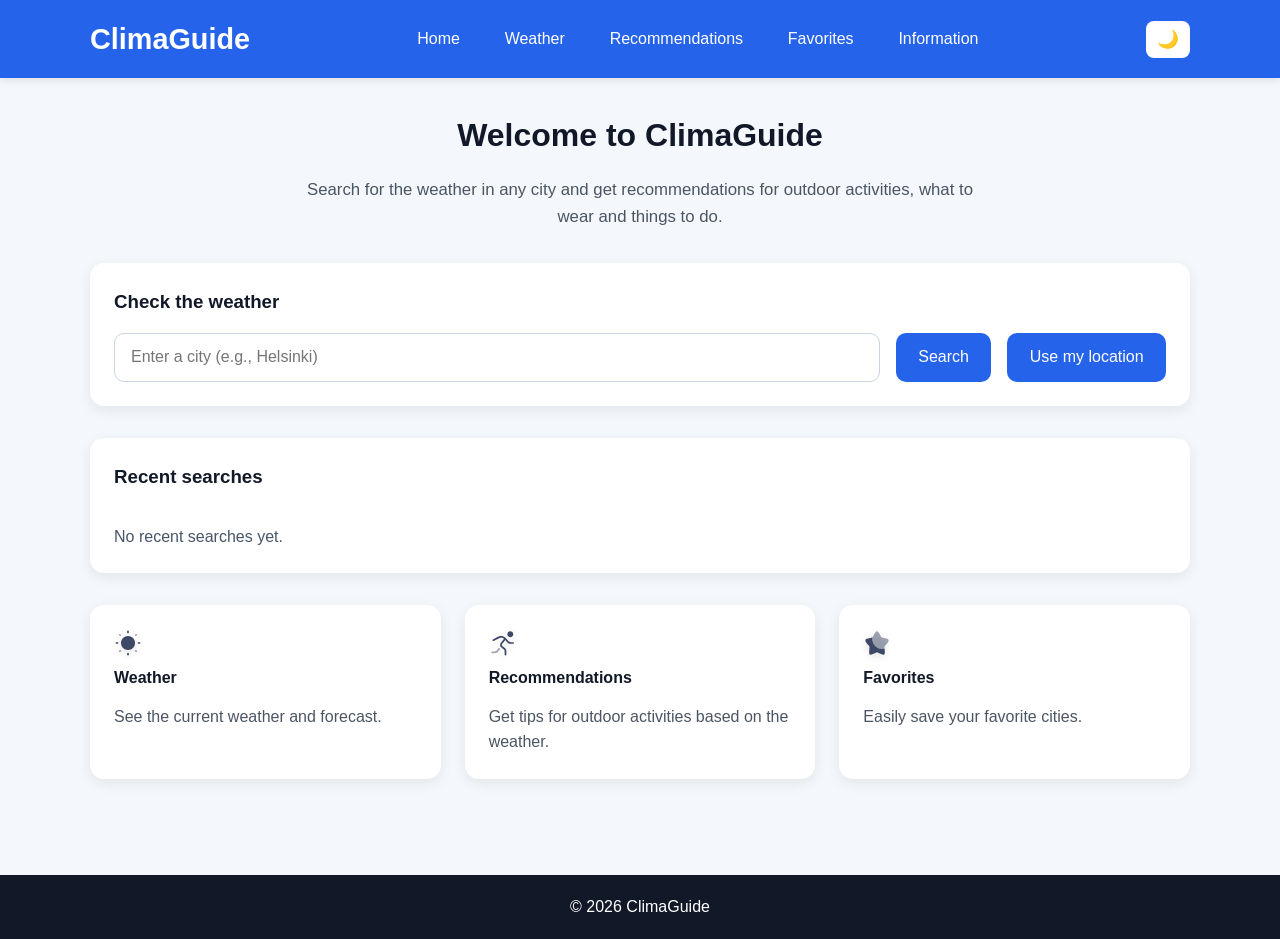
<file: index.html>
<!-- This is the HTML structure of the app's home page -->
<!-- Page Settings -->
<!DOCTYPE html>
<html lang="en">
<head>
    <meta charset="UTF-8">
    <meta name="viewport" content="width=device-width, initial-scale=1.0">
    <title>ClimaGuide</title>
    <link rel="icon" type="image/x-icon" href="assets/icons/favicon.ico">
    <link rel="stylesheet" href="css/styles.css">
</head>
<body>

    <!-- Header and navigation -->
    <header>
        <nav class="navbar">
            <h1 class="logo">ClimaGuide</h1>
            <ul class="nav-links">
                <li><a href="index.html">Home</a></li>
                <li><a href="weather.html">Weather</a></li>
                <li><a href="recommendations.html">Recommendations</a></li>
                <li><a href="favorites.html">Favorites</a></li>
                <li><a href="about.html">Information</a></li>
            </ul>

            <button id="themeToggleBtn" class="theme-btn">🌙</button>
        </nav>
    </header>

    <!-- Main content of the page -->
    <main class="container">

        <section class="hero">
            <h2>Welcome to ClimaGuide</h2>
            <p>
                Search for the weather in any city and get recommendations for outdoor activities,
                what to wear and things to do.
            </p>
        </section>

        <!-- Search section -->
        <section class="search-section">
            <h3>Check the weather</h3>

            <div class="search-box">
                <input 
                    type="text" 
                    id="cityInput" 
                    placeholder="Enter a city (e.g., Helsinki)" 
                >
                <button id="searchBtn">Search</button>
                <button id="locationBtn" class="secondary-btn">Use my location</button>
            </div>

            <!-- Error message -->
            <div id="errorCard" class="error-card hidden">
                <h4>
                    <img src="assets/icons/cross.svg" class="icon" alt="Cross">
                    City not found
                </h4>
                <p id="errorMessage">Please check the spelling and try again.</p>
                <p class="error-hint">Try again with another city name.</p>
            </div>
        </section>

        <!-- Latest searches -->
        <section class="history-section">
            <h3>Recent searches</h3>
            <div id="searchHistoryContainer" class="history-list">
                <p id="historyEmptyMessage" class="info-text">No recent searches yet.</p>
            </div>
        </section>

        <!-- Info Cards -->
        <section class="info-section">
            <div class="card">
                <img src="assets/icons/sun.svg" class="icon" alt="Sun">
                <h4>Weather</h4>
                <p>See the current weather and forecast.</p>
            </div>

            <div class="card">
                <img src="assets/icons/person.svg" class="icon" alt="Person">
                <h4>Recommendations</h4>
                <p>Get tips for outdoor activities based on the weather.</p>
            </div>

            <div class="card">
                <img src="assets/icons/star.svg" class="icon" alt="Star">
                <h4>Favorites</h4>
                <p>Easily save your favorite cities.</p>
            </div>
        </section>

    </main>

    <!-- Footer -->
    <footer>
        <p>© 2026 ClimaGuide</p>
    </footer>

    <!-- Loading animation -->
    <div id="loader" class="loader hidden">
        <div class="spinner"></div>
        <p>Loading...</p>
    </div>

    <!-- JavaScript files -->
    <script src="js/api.js"></script>
    <script src="js/main.js"></script>

</body>
</html>
</file>
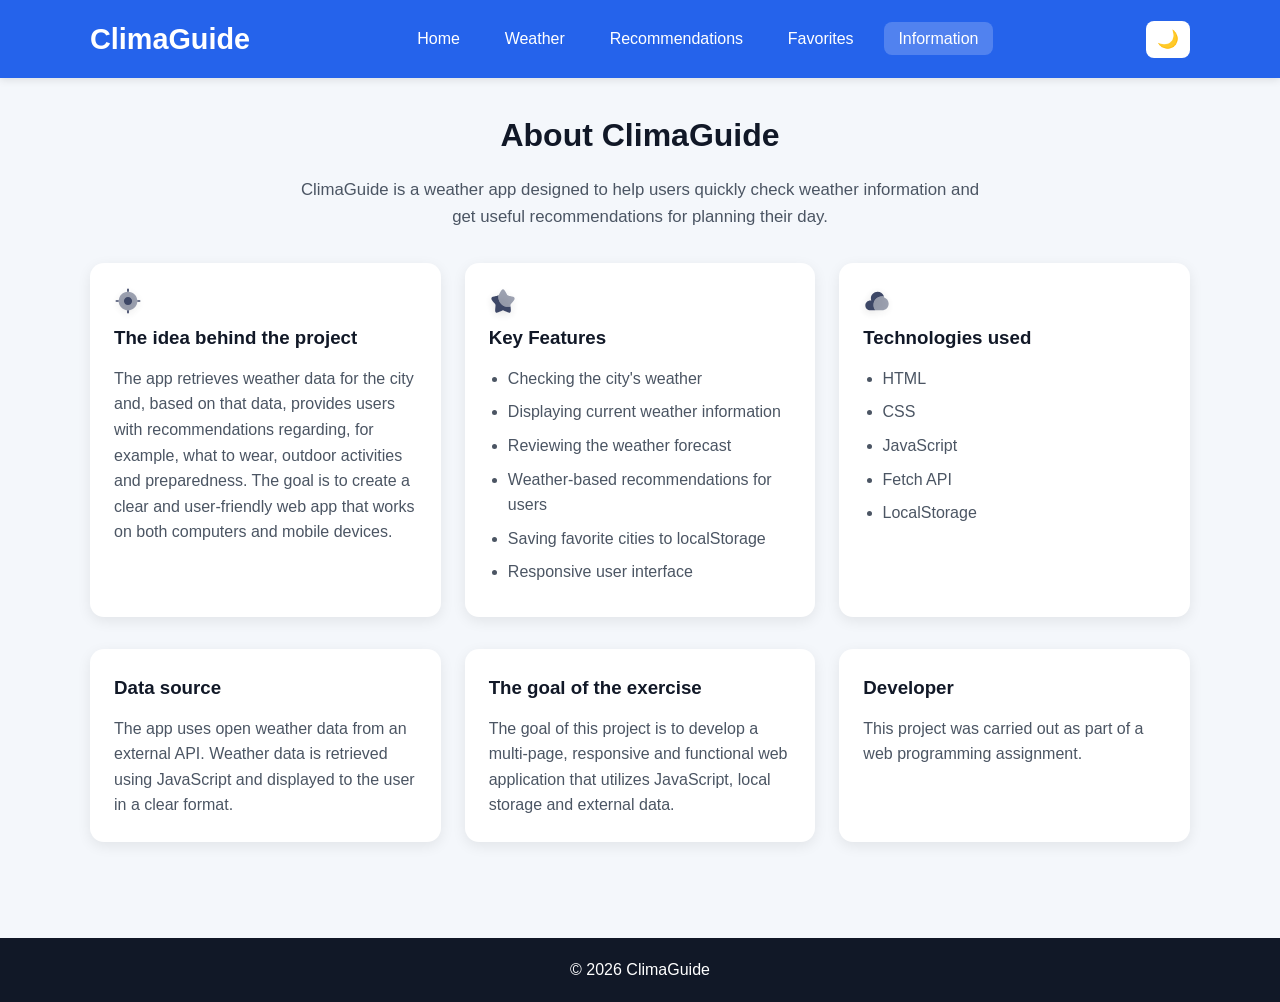
<file: about.html>
<!-- This file defines the structure of the "Information" page in the app -->
<!DOCTYPE html>
<html lang="en">
<head>
    <meta charset="UTF-8">
    <meta name="viewport" content="width=device-width, initial-scale=1.0">
    <!-- Default settings -->
    <title>Information | ClimaGuide</title>
    <link rel="icon" type="image/x-icon" href="assets/icons/favicon.ico">
    <link rel="stylesheet" href="css/styles.css">
</head>
<body>

    <header>
        <nav class="navbar">
            <h1 class="logo">ClimaGuide</h1>
            <ul class="nav-links">
                <!-- Navigation -->
                <li><a href="index.html">Home</a></li>
                <li><a href="weather.html">Weather</a></li>
                <li><a href="recommendations.html">Recommendations</a></li>
                <li><a href="favorites.html">Favorites</a></li>
                <li><a href="about.html" class="active">Information</a></li>
            </ul>

            <button id="themeToggleBtn" class="theme-btn">🌙</button>
        </nav>
    </header>

    <main class="container">

        <!-- Page title -->
        <section class="page-header">
            <h2>About ClimaGuide</h2>
            <p>
                ClimaGuide is a weather app designed to help users
                quickly check weather information and get useful recommendations
                for planning their day.
            </p>
        </section>

        <section class="about-section">
            <div class="card">
                <img src="assets/icons/location.svg" class="icon" alt="Location">
                <!-- First section -->
                <h3>The idea behind the project</h3>
                <p>
                    The app retrieves weather data for the city and, based on that data,
                    provides users with recommendations regarding, for example, what to wear, outdoor activities and
                    preparedness. The goal is to create a clear and user-friendly
                    web app that works on both computers and mobile devices.
                </p>
            </div>

            <div class="card">
                <img src="assets/icons/star.svg" class="icon" alt="Star">
                <h3>Key Features</h3>
                <ul class="about-list">
                    <li>Checking the city's weather</li>
                    <li>Displaying current weather information</li>
                    <li>Reviewing the weather forecast</li>
                    <li>Weather-based recommendations for users</li>
                    <li>Saving favorite cities to localStorage</li>
                    <li>Responsive user interface</li>
                </ul>
            </div>

            <div class="card">
                <img src="assets/icons/cloud.svg" class="icon" alt="Cloud">
                <h3>Technologies used</h3>
                <ul class="about-list">
                    <li>HTML</li>
                    <li>CSS</li>
                    <li>JavaScript</li>
                    <li>Fetch API</li>
                    <li>LocalStorage</li>
                </ul>
            </div>
        </section>

        <section class="about-section">
            <div class="card">
                <!-- Second section -->
                <h3>Data source</h3>
                <p>
                    The app uses open weather data from an external API. Weather data
                    is retrieved using JavaScript and displayed to the user in a clear format.
                </p>
            </div>

            <div class="card">
                <h3>The goal of the exercise</h3>
                <p>
                    The goal of this project is to develop a multi-page, responsive
                    and functional web application that utilizes JavaScript,
                    local storage and external data.
                </p>
            </div>

            <div class="card">
                <h3>Developer</h3>
                <p>
                    This project was carried out as part of a web programming assignment.
                </p>
            </div>
        </section>

    </main>

    <!-- Footer -->
    <footer>
        <p>© 2026 ClimaGuide</p>
    </footer>

    <!-- JavaScript -->
    <script src="js/main.js"></script>

</body>
</html>
</file>
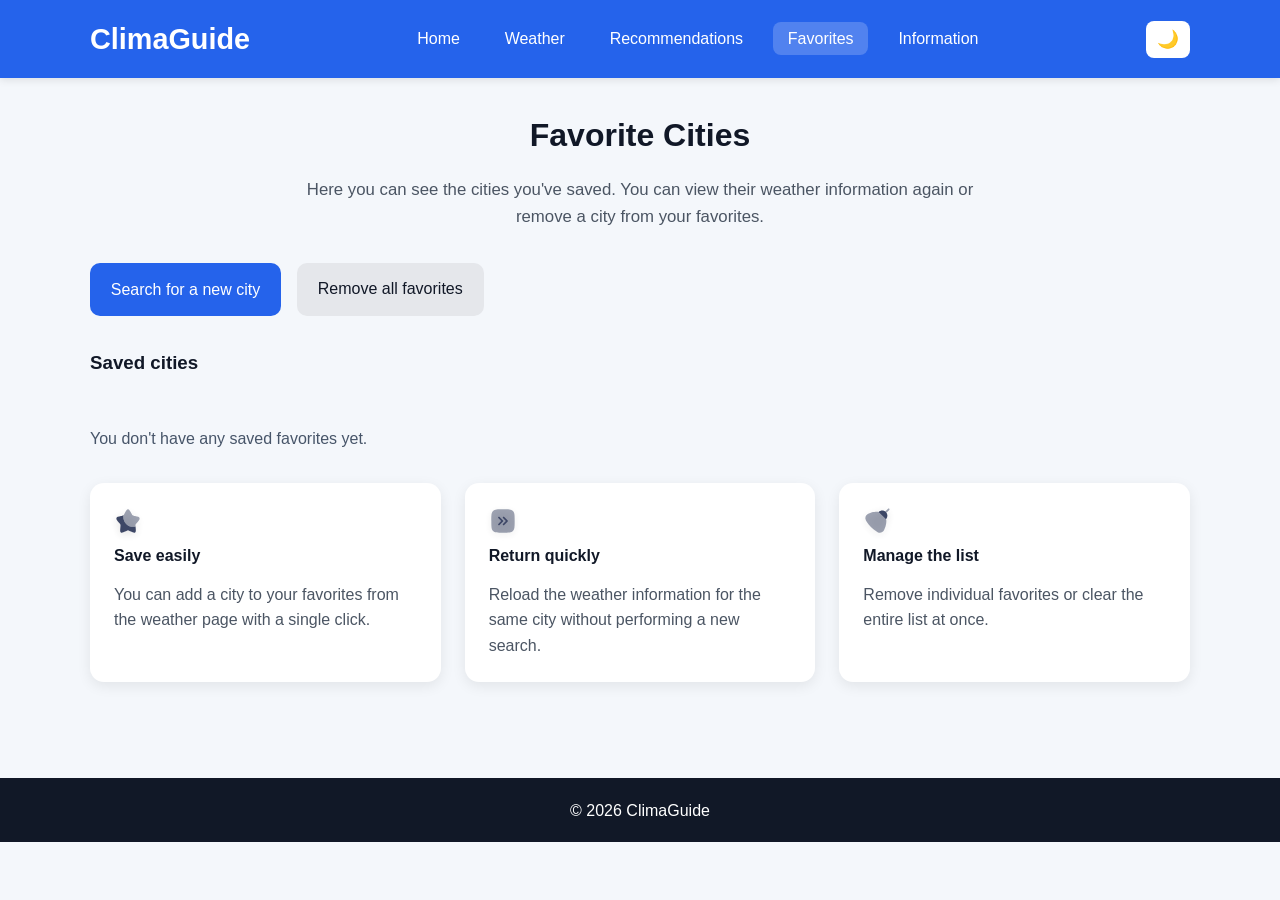
<file: favorites.html>
<!-- This file defines the Favorites page in the app -->
<!DOCTYPE html>
<html lang="en">
<head>
    <meta charset="UTF-8">
    <meta name="viewport" content="width=device-width, initial-scale=1.0">
    <title>Favorites | ClimaGuide</title>
    <link rel="icon" type="image/x-icon" href="assets/icons/favicon.ico">
    <link rel="stylesheet" href="css/styles.css">
</head>
<body>

    <header>
        <nav class="navbar">
            <h1 class="logo">ClimaGuide</h1>
            <ul class="nav-links">
                <!-- Navigation -->
                <li><a href="index.html">Home</a></li>
                <li><a href="weather.html">Weather</a></li>
                <li><a href="recommendations.html">Recommendations</a></li>
                <li><a href="favorites.html" class="active">Favorites</a></li>
                <li><a href="about.html">Information</a></li>
            </ul>

            <button id="themeToggleBtn" class="theme-btn">🌙</button>
        </nav>
    </header>

    <main class="container">

        <!-- Page title -->
        <section class="page-header">
            <h2>Favorite Cities</h2>
            <p>
                Here you can see the cities you've saved. You can view their weather information
                again or remove a city from your favorites.
            </p>
        </section>

        <!-- Features -->
        <section class="favorites-controls">
            <div class="actions-section">
                <a href="weather.html" class="primary-btn">Search for a new city</a>
                <button id="clearFavoritesBtn" class="secondary-btn">Remove all favorites</button>
            </div>
        </section>

        <!-- Favorites -->
        <section class="favorites-list-section">
            <h3>Saved cities</h3>

            <div id="favoritesContainer" class="favorites-grid"></div>

            <p id="favoritesMessage" class="info-text">
                You don't have any saved favorites yet.
            </p>
        </section>

        <!-- Info Cards -->
        <section class="info-section">
            <div class="card">
                <img src="assets/icons/star.svg" class="icon" alt="Star">
                <h4>Save easily</h4>
                <p>You can add a city to your favorites from the weather page with a single click.</p>
            </div>

            <div class="card">
                <img src="assets/icons/return.svg" class="icon" alt="Return">
                <h4>Return quickly</h4>
                <p>Reload the weather information for the same city without performing a new search.</p>
            </div>

            <div class="card">
                <img src="assets/icons/broom.svg" class="icon" alt="Broom">
                <h4>Manage the list</h4>
                <p>Remove individual favorites or clear the entire list at once.</p>
            </div>
        </section>

    </main>

    <!-- Footer -->
    <footer>
        <p>© 2026 ClimaGuide</p>
    </footer>

    <!-- JavaScript files -->
    <script src="js/storage.js"></script>
    <script src="js/main.js"></script>

</body>
</html>
</file>
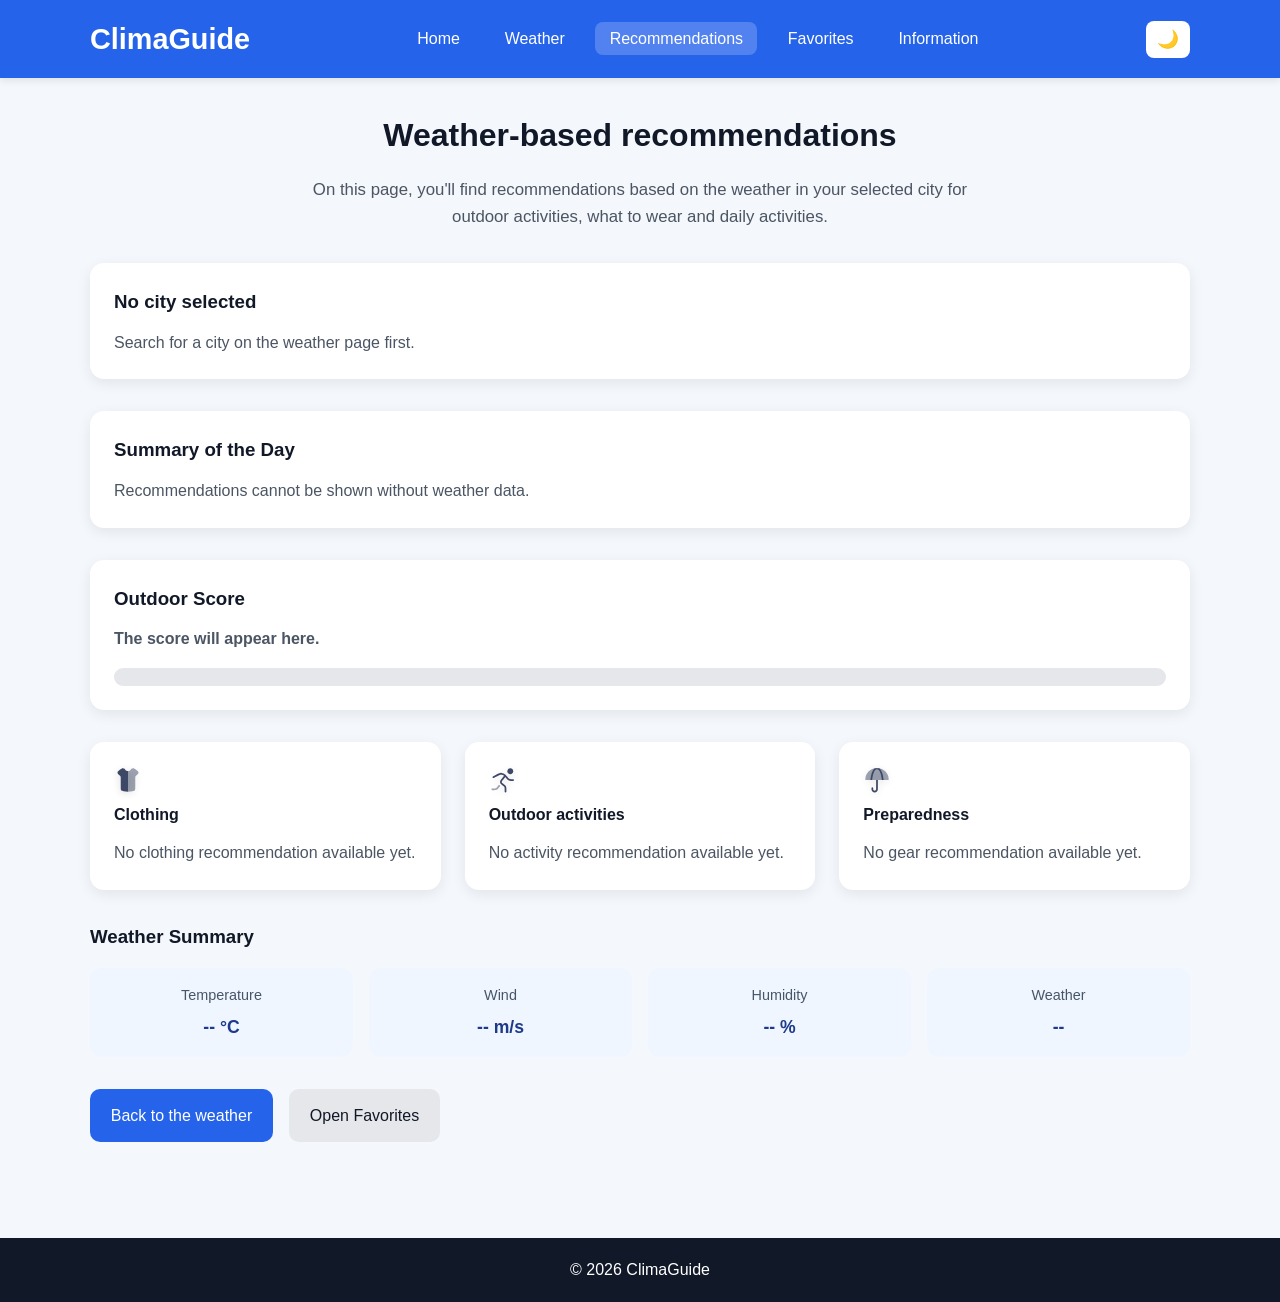
<file: recommendations.html>
<!-- This file defines the "Recommendations" page in the app, which displays weather-based recommendations for the user -->
<!DOCTYPE html>
<html lang="en">
<head>
    <meta charset="UTF-8">
    <meta name="viewport" content="width=device-width, initial-scale=1.0">
    <title>Recommendations | ClimaGuide</title>
    <link rel="icon" type="image/x-icon" href="assets/icons/favicon.ico">
    <link rel="stylesheet" href="css/styles.css">
</head>
<body>

    <header>
        <nav class="navbar">
            <h1 class="logo">ClimaGuide</h1>
            <ul class="nav-links">
                <!-- Navigation -->
                <li><a href="index.html">Home</a></li>
                <li><a href="weather.html">Weather</a></li>
                <li><a href="recommendations.html" class="active">Recommendations</a></li>
                <li><a href="favorites.html">Favorites</a></li>
                <li><a href="about.html">Information</a></li>
            </ul>

            <button id="themeToggleBtn" class="theme-btn">🌙</button>
        </nav>
    </header>

    <main class="container">

        <section class="page-header">
            <!-- Page title -->
            <h2>Weather-based recommendations</h2>
            <p>
                On this page, you'll find recommendations based on the weather in your selected city
                for outdoor activities, what to wear and daily activities.
            </p>
        </section>

        <section class="selected-city-section">
            <div class="weather-card">
                <!-- Selected city -->
                <h3 id="recommendationCityName">No city selected</h3>
                <p id="recommendationWeatherText">
                    First, check the weather in your city to get personalized recommendations.
                </p>
            </div>
        </section>

        <section class="recommendation-summary-section">
            <div id="recommendationSummaryCard" class="recommendation-summary-card">
                <h3>Summary of the Day</h3>
                <!-- Summary of the Day -->
                <p id="recommendationSummary">
                    A summary of the recommendations will appear here once weather data is available.
                </p>
            </div>
        </section>

        <section class="score-section">
            <div class="score-card">
                <h3>Outdoor Score</h3>
                <!-- Outdoor Score -->
                <p id="scoreText">The score will appear here.</p>
                <div class="score-bar">
                    <div id="scoreFill" class="score-fill"></div>
                </div>
            </div>
        </section>

        <section class="recommendations-grid">

            <div class="recommendation-card">
                <img src="assets/icons/shirt.svg" class="icon" alt="Shirt">
                <h4>Clothing</h4>
                <!-- Recommendations -->
                <p id="clothingRecommendation">
                    The dress code is listed here.
                </p>
            </div>

            <div class="recommendation-card">
                <img src="assets/icons/person.svg" class="icon" alt="Person">
                <h4>Outdoor activities</h4>
                <p id="activityRecommendation">
                    The activity recommendation is displayed here.
                </p>
            </div>

            <div class="recommendation-card">
                <img src="assets/icons/umbrella.svg" class="icon" alt="Umbrella">
                <h4>Preparedness</h4>
                <p id="gearRecommendation">
                    The recommended equipment is listed here.
                </p>
            </div>

        </section>

        <section class="conditions-section">
            <h3>Weather Summary</h3>

            <div class="weather-details">
                <div class="detail-box">
                    <!-- Weather data -->
                    <span class="label">Temperature</span>
                    <span id="recommendationTemperature" class="value">-- °C</span>
                </div>

                <div class="detail-box">
                    <span class="label">Wind</span>
                    <span id="recommendationWind" class="value">-- m/s</span>
                </div>

                <div class="detail-box">
                    <span class="label">Humidity</span>
                    <span id="recommendationHumidity" class="value">-- %</span>
                </div>

                <div class="detail-box">
                    <span class="label">Weather</span>
                    <span id="recommendationCondition" class="value">--</span>
                </div>
            </div>
        </section>

        <section class="actions-section">
            <!-- Function buttons -->
            <a href="weather.html" class="primary-btn">Back to the weather</a>
            <a href="favorites.html" class="secondary-btn">Open Favorites</a>
        </section>

    </main>

    <footer>
        <p>© 2026 ClimaGuide</p>
    </footer>

    <!-- JavaScript -->
    <script src="js/storage.js"></script>
    <script src="js/recommendations.js"></script>
    <script src="js/main.js"></script>

</body>
</html>
</file>
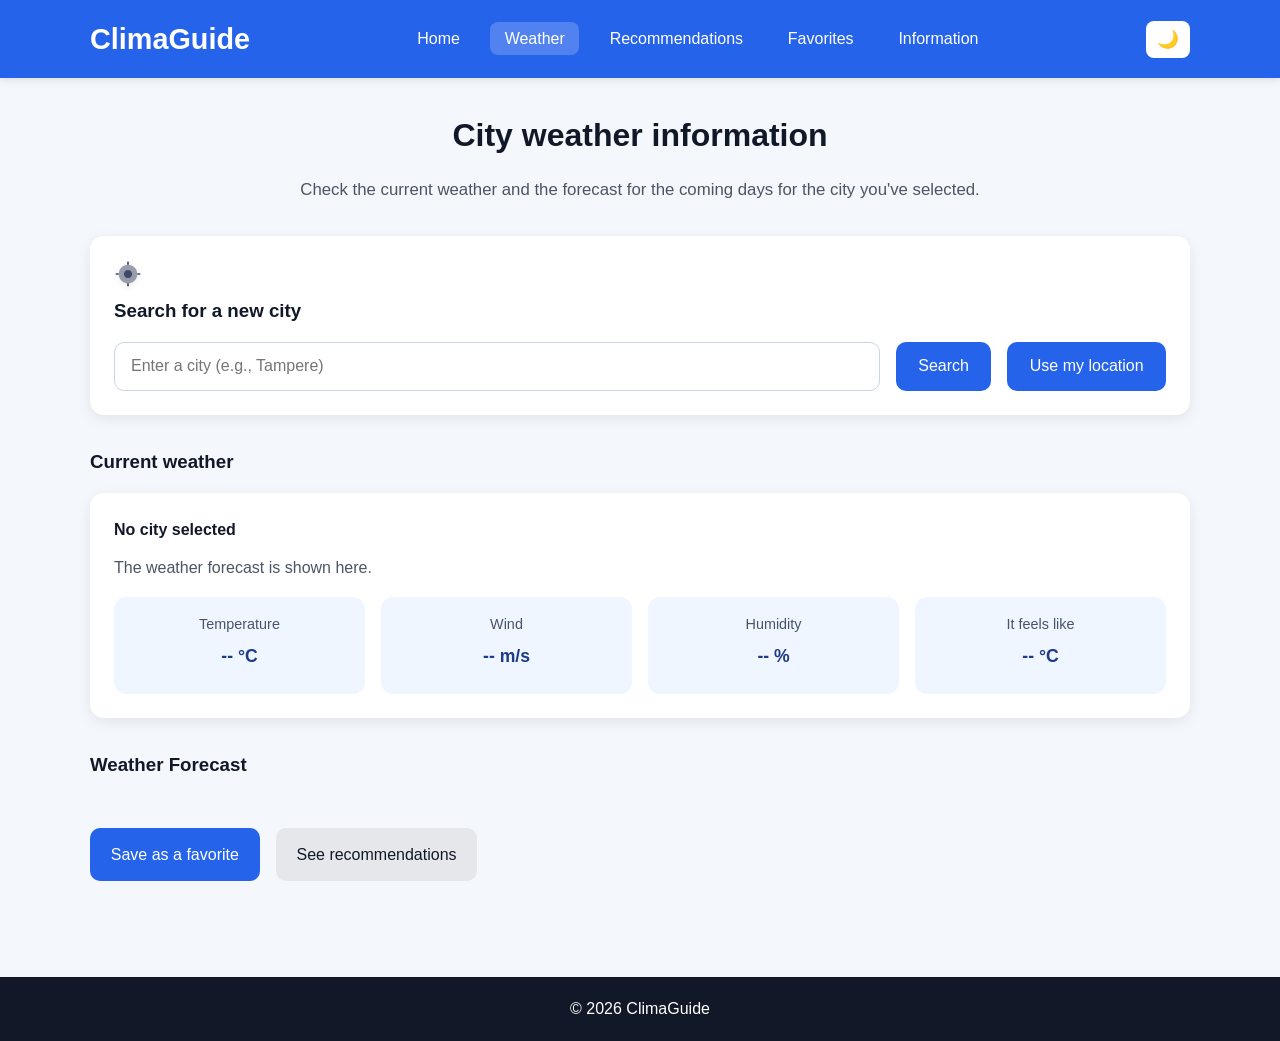
<file: weather.html>
<!-- This file defines the Weather page of the app, which is the page where users search for and view weather information -->
<!DOCTYPE html>
<html lang="en">
<head>
    <meta charset="UTF-8">
    <meta name="viewport" content="width=device-width, initial-scale=1.0">
    <title>Weather | ClimaGuide</title>
    <link rel="icon" type="image/x-icon" href="assets/icons/favicon.ico">
    <link rel="stylesheet" href="css/styles.css">
</head>
<body>

    <header>
        <nav class="navbar">
            <h1 class="logo">ClimaGuide</h1>
            <ul class="nav-links">
                <!-- Navigation -->
                <li><a href="index.html">Home</a></li>
                <li><a href="weather.html" class="active">Weather</a></li>
                <li><a href="recommendations.html">Recommendations</a></li>
                <li><a href="favorites.html">Favorites</a></li>
                <li><a href="about.html">Information</a></li>
            </ul>

            <button id="themeToggleBtn" class="theme-btn">🌙</button>
        </nav>
    </header>

    <main class="container">

        <section class="page-header">
            <!-- Page title -->
            <h2>City weather information</h2>
            <p>
                Check the current weather and the forecast for the coming days for the city you've selected.
            </p>
        </section>

        <section class="search-section">
            <h3>
                <img src="assets/icons/location.svg" class="icon" alt="Location">
                Search for a new city
            </h3>
            <div class="search-box">
                <!-- Search function -->
                <input
                    type="text"
                    id="weatherCityInput"
                    placeholder="Enter a city (e.g., Tampere)"
                >
                <button id="weatherSearchBtn">Search</button>
                <button id="weatherLocationBtn" class="secondary-btn">Use my location</button>
            </div>
            <div id="weatherErrorCard" class="error-card hidden">
                <h4>
                    <img src="assets/icons/cross.svg" class="icon" alt="Cross">
                    City not found
                </h4>
                <p id="weatherErrorMessage">Please check the spelling and try again.</p>
                <p class="error-hint">Try again with another city name.</p>
            </div>
            <div id="weatherSuccessCard" class="success-card hidden">
                <h4>
                    <img src="assets/icons/check.svg" class="icon" alt="Check">
                    Success
                </h4>
                <p id="weatherSuccessMessage"></p>
            </div>
        </section>

        <section class="current-weather-section">
            <h3>Current weather</h3>

            <div id="currentWeatherCard" class="weather-card">
                <!-- Current weather -->
                <h4 id="cityName">No city selected</h4>
                <p id="weatherDescription">The weather forecast is shown here.</p>

                <div class="weather-details">
                    <div class="detail-box">
                        <span class="label">Temperature</span>
                        <span id="temperature" class="value">-- °C</span>
                        <p id="lastUpdated" class="last-updated"></p>
                    </div>

                    <div class="detail-box">
                        <span class="label">Wind</span>
                        <span id="windSpeed" class="value">-- m/s</span>
                    </div>

                    <div class="detail-box">
                        <span class="label">Humidity</span>
                        <span id="humidity" class="value">-- %</span>
                    </div>

                    <div class="detail-box">
                        <span class="label">It feels like</span>
                        <span id="feelsLike" class="value">-- °C</span>
                    </div>
                </div>
            </div>
        </section>

        <section class="forecast-section">
            <h3>Weather Forecast</h3>
            <!-- Weather Forecast -->
            <div id="forecastContainer" class="forecast-grid"></div>
        </section>

        <section class="actions-section">
            <!-- Features -->
            <button id="saveFavoriteBtn" class="primary-btn">Save as a favorite</button>
            <a href="recommendations.html" class="secondary-btn">See recommendations</a>
        </section>

    </main>

    <footer>
        <p>© 2026 ClimaGuide</p>
    </footer>

    <!-- Loader -->
    <div id="loader" class="loader hidden">
        <div class="spinner"></div>
        <p>Loading...</p>
    </div>

    <!-- JavaScript files -->
    <script src="js/storage.js"></script>
    <script src="js/api.js"></script>
    <script src="js/weather.js"></script>
    <script src="js/main.js"></script>

</body>
</html>
</file>
<file: css/styles.css>
/* This is a CSS stylesheet that defines the appearance of the entire app */
/* Factory reset */
* {
    margin: 0;
    padding: 0;
    box-sizing: border-box;
}

/* Full-page layout */
body {
    font-family: Arial, sans-serif;
    line-height: 1.6;
    background-color: #f4f7fb;
    color: #1f2937;
    transition: background-color 0.3s, color 0.3s;
}

/* Default settings for general elements */
a {
    text-decoration: none;
    color: inherit;
}

ul {
    list-style: none;
}

img {
    max-width: 100%;
    display: block;
}

/* Content alignment */
.container {
    width: 90%;
    max-width: 1100px;
    margin: 0 auto;
    padding: 2rem 0;
}

/* Header and navigation */
header {
    background-color: #2563eb;
    color: #ffffff;
    box-shadow: 0 2px 8px rgba(0, 0, 0, 0.1);
}

.navbar {
    width: 90%;
    max-width: 1100px;
    margin: 0 auto;
    padding: 1rem 0;
    display: flex;
    justify-content: space-between;
    align-items: center;
    gap: 1rem;
}

.logo {
    font-size: 1.8rem;
    font-weight: bold;
}

.nav-links {
    display: flex;
    gap: 1rem;
    flex-wrap: wrap;
}

.nav-links a {
    padding: 0.5rem 0.9rem;
    border-radius: 8px;
    transition: background-color 0.3s ease;
}

.nav-links a:hover,
.nav-links a.active {
    background-color: rgba(255, 255, 255, 0.2);
}

/* Hero and page header sections */
.hero,
.page-header {
    text-align: center;
    margin-bottom: 2rem;
}

.hero h2,
.page-header h2 {
    font-size: 2rem;
    margin-bottom: 1rem;
    color: #111827;
}

.hero p,
.page-header p {
    max-width: 700px;
    margin: 0 auto;
    color: #4b5563;
    font-size: 1.05rem;
}

/* Search box */
.search-section {
    background-color: #ffffff;
    padding: 1.5rem;
    border-radius: 14px;
    box-shadow: 0 4px 14px rgba(0, 0, 0, 0.08);
    margin-bottom: 2rem;
}

.search-section h3 {
    margin-bottom: 1rem;
    color: #111827;
}

.search-box {
    display: flex;
    gap: 1rem;
    flex-wrap: wrap;
}

.search-box input {
    flex: 1;
    min-width: 220px;
    padding: 0.9rem 1rem;
    border: 1px solid #cbd5e1;
    border-radius: 10px;
    font-size: 1rem;
    outline: none;
}

.search-box input:focus {
    border-color: #2563eb;
    box-shadow: 0 0 0 3px rgba(37, 99, 235, 0.15);
}

.search-box button {
    padding: 0.9rem 1.4rem;
    border: none;
    border-radius: 10px;
    background-color: #2563eb;
    color: #ffffff;
    font-size: 1rem;
    cursor: pointer;
    transition: background-color 0.3s ease, transform 0.2s ease;
}

.search-box button:hover {
    background-color: #1d4ed8;
    transform: translateY(-1px);
}

/* Cards and grid structures */
.info-section,
.about-section,
.recommendations-grid,
.forecast-grid,
.favorites-grid {
    display: grid;
    grid-template-columns: repeat(3, 1fr);
    gap: 1.5rem;
    margin-bottom: 2rem;
}

.card,
.recommendation-card,
.forecast-card,
.favorite-card,
.weather-card,
.recommendation-summary-card {
    background-color: #ffffff;
    padding: 1.5rem;
    border-radius: 14px;
    box-shadow: 0 4px 14px rgba(0, 0, 0, 0.08);
}

.card,
.forecast-card,
.favorite-card,
.recommendation-card,
.score-card,
.recommendation-summary-card,
.weather-card {
    transition: transform 0.25s ease, box-shadow 0.25s ease;
}

.card:hover,
.forecast-card:hover,
.favorite-card:hover,
.recommendation-card:hover,
.score-card:hover,
.recommendation-summary-card:hover,
.weather-card:hover {
    transform: translateY(-5px);
    box-shadow: 0 10px 25px rgba(0, 0, 0, 0.12);
}

.history-btn {
    cursor: pointer;
}

.card h3,
.card h4,
.recommendation-card h4,
.forecast-card h4,
.favorite-card h4,
.weather-card h3,
.weather-card h4,
.recommendation-summary-card h3 {
    margin-bottom: 0.8rem;
    color: #111827;
}

.card p,
.recommendation-card p,
.forecast-card p,
.favorite-card p,
.weather-card p,
.recommendation-summary-card p {
    color: #4b5563;
}

.current-weather-section,
.forecast-section,
.conditions-section,
.selected-city-section,
.recommendation-summary-section,
.favorites-list-section {
    margin-bottom: 2rem;
}

.current-weather-section h3,
.forecast-section h3,
.conditions-section h3,
.favorites-list-section h3 {
    margin-bottom: 1rem;
    color: #111827;
}

/* Weather details boxes */
.weather-details {
    display: grid;
    grid-template-columns: repeat(4, 1fr);
    gap: 1rem;
    margin-top: 1rem;
}

.detail-box {
    background-color: #eff6ff;
    border-radius: 12px;
    padding: 1rem;
    text-align: center;
}

.label {
    display: block;
    font-size: 0.9rem;
    color: #475569;
    margin-bottom: 0.4rem;
}

.value {
    display: block;
    font-size: 1.1rem;
    font-weight: bold;
    color: #1e3a8a;
}

.actions-section {
    display: flex;
    gap: 1rem;
    flex-wrap: wrap;
    margin-bottom: 2rem;
}

/* Buttons */
.primary-btn,
.secondary-btn,
.danger-btn {
    display: inline-block;
    padding: 0.85rem 1.3rem;
    border: none;
    border-radius: 10px;
    cursor: pointer;
    font-size: 1rem;
    transition: transform 0.2s ease, opacity 0.2s ease, background-color 0.3s ease;
}

.primary-btn {
    background-color: #2563eb;
    color: #ffffff;
}

.primary-btn:hover {
    background-color: #1d4ed8;
    transform: translateY(-1px);
}

.secondary-btn {
    background-color: #e5e7eb;
    color: #111827;
}

.secondary-btn:hover {
    background-color: #d1d5db;
    transform: translateY(-1px);
}

.danger-btn {
    background-color: #dc2626;
    color: #ffffff;
}

.danger-btn:hover {
    background-color: #b91c1c;
    transform: translateY(-1px);
}

.favorite-actions {
    display: flex;
    gap: 0.75rem;
    flex-wrap: wrap;
    margin-top: 1rem;
}

/* About page and informational texts */
.about-list {
    padding-left: 1.2rem;
    list-style: disc;
}

.about-list li {
    margin-bottom: 0.5rem;
    color: #4b5563;
}

.info-text {
    margin-top: 1rem;
    color: #475569;
}

/* Icons */
.icon {
    width: 28px;
    height: 28px;
    margin-bottom: 0.5rem;
    opacity: 0.85;
    filter: drop-shadow(0 2px 4px rgba(0,0,0,0.15));
}

.card img,
.recommendation-card img,
.favorite-card img {
    margin-bottom: 0.5rem;
}

.score-section {
    margin-bottom: 2rem;
}

.score-card {
    background-color: #ffffff;
    padding: 1.5rem;
    border-radius: 14px;
    box-shadow: 0 4px 14px rgba(0, 0, 0, 0.08);
}

.score-card h3 {
    margin-bottom: 0.8rem;
    color: #111827;
}

.score-card p {
    margin-bottom: 1rem;
    color: #4b5563;
    font-weight: bold;
}

/* Outdoor Score Bar */
.score-bar {
    width: 100%;
    height: 18px;
    background-color: #e5e7eb;
    border-radius: 999px;
    overflow: hidden;
}

.score-fill {
    height: 100%;
    width: 0;
    border-radius: 999px;
    transition: width 0.4s ease;
}

.history-section {
    background-color: #ffffff;
    padding: 1.5rem;
    border-radius: 14px;
    box-shadow: 0 4px 14px rgba(0, 0, 0, 0.08);
    margin-bottom: 2rem;
}

.history-section h3 {
    margin-bottom: 1rem;
    color: #111827;
}

.history-section,
.search-section {
    transition: transform 0.25s ease, box-shadow 0.25s ease;
}

.history-section:hover,
.search-section:hover {
    transform: translateY(-3px);
    box-shadow: 0 8px 20px rgba(0, 0, 0, 0.1);
}

/* Search history */
.history-list {
    display: flex;
    flex-wrap: wrap;
    gap: 0.75rem;
}

.history-btn {
    border: none;
    background-color: #e5e7eb;
    color: #111827;
    padding: 0.7rem 1rem;
    border-radius: 999px;
    cursor: pointer;
    transition: background-color 0.2s ease, transform 0.2s ease;
}

.history-btn:hover {
    background-color: #d1d5db;
    transform: translateY(-1px);
}

#temperature,
#recommendationTemperature {
    transition: color 0.3s ease;
}

/* Error and Success Cards */
.error-card {
    margin-top: 1rem;
    padding: 1rem 1.2rem;
    border-radius: 12px;
    background-color: #fef2f2;
    border: 1px solid #fecaca;
    box-shadow: 0 4px 12px rgba(0, 0, 0, 0.06);
    transition: transform 0.2s ease;
}

.error-card:hover {
    transform: scale(1.01);
}

.error-card h4 {
    margin-bottom: 0.4rem;
    color: #b91c1c;
    font-size: 1rem;
}

.error-card p {
    margin: 0.2rem 0;
    color: #7f1d1d;
}

.error-hint {
    font-size: 0.95rem;
    font-weight: 500;
}

.success-card {
    margin-top: 1rem;
    padding: 1rem 1.2rem;
    border-radius: 12px;
    background-color: #ecfdf5;
    border: 1px solid #a7f3d0;
    box-shadow: 0 4px 12px rgba(0, 0, 0, 0.06);
}

.success-card h4 {
    margin-bottom: 0.4rem;
    color: #047857;
    font-size: 1rem;
}

.success-card p {
    margin: 0.2rem 0;
    color: #065f46;
}

.last-updated {
    margin-top: 0.5rem;
    font-size: 0.9rem;
    color: #6b7280;
}

/* Loader and spinner */
.loader {
    position: fixed;
    top: 0;
    left: 0;
    right: 0;
    bottom: 0;
    background: rgba(255, 255, 255, 0.8);
    display: flex;
    flex-direction: column;
    align-items: center;
    justify-content: center;
    z-index: 9999;
}

.hidden {
    display: none;
}

.spinner {
    width: 48px;
    height: 48px;
    border: 5px solid #e5e7eb;
    border-top: 5px solid #2563eb;
    border-radius: 50%;
    animation: spin 1s linear infinite;
    margin-bottom: 1rem;
}

/* Footer */
footer {
    background-color: #111827;
    color: #ffffff;
    text-align: center;
    padding: 1.2rem;
    margin-top: 2rem;
}

/* Theme button */
.theme-btn {
    background: #ffffff;
    border: none;
    padding: 0.5rem 0.7rem;
    border-radius: 8px;
    cursor: pointer;
    font-size: 1.1rem;
}

/* Dark mode */
body.dark {
    background-color: #0f172a;
    color: #e5e7eb;
}

body.dark header {
    background-color: #1e293b;
}

body.dark .card,
body.dark .weather-card,
body.dark .forecast-card,
body.dark .recommendation-card,
body.dark .favorite-card,
body.dark .recommendation-summary-card {
    background-color: #1e293b;
    color: #e5e7eb;
}

body.dark .forecast-card:hover,
body.dark .history-section:hover,
body.dark .search-section:hover {
    box-shadow: 0 10px 25px rgba(0, 0, 0, 0.5);
}

body.dark input {
    background-color: #1e293b;
    color: #e5e7eb;
    border: 1px solid #475569;
}

body.dark .secondary-btn {
    background-color: #334155;
    color: #e5e7eb;
}

body.dark .detail-box {
    background-color: #334155;
}

body.dark .hero h2,
body.dark .page-header h2,
body.dark .search-section h3,
body.dark .current-weather-section h3,
body.dark .forecast-section h3,
body.dark .conditions-section h3,
body.dark .favorites-list-section h3,
body.dark .card h3,
body.dark .card h4,
body.dark .recommendation-card h4,
body.dark .forecast-card h4,
body.dark .favorite-card h4,
body.dark .weather-card h3,
body.dark .weather-card h4,
body.dark .recommendation-summary-card h3 {
    color: #f8fafc;
}

body.dark .hero p,
body.dark .page-header p,
body.dark .card p,
body.dark .recommendation-card p,
body.dark .forecast-card p,
body.dark .favorite-card p,
body.dark .weather-card p,
body.dark .recommendation-summary-card p,
body.dark .about-list li,
body.dark .info-text,
body.dark .label {
    color: #cbd5e1;
}

body.dark .value {
    color: #93c5fd;
}

body.dark .search-section {
    background-color: #1e293b;
    color: #e5e7eb;
}

body.dark .search-box input::placeholder {
    color: #94a3b8;
}

body.dark .theme-btn {
    background-color: #334155;
    color: #f8fafc;
}

body.dark .nav-links a:hover,
body.dark .nav-links a.active {
    background-color: rgba(255, 255, 255, 0.12);
}

body.dark footer {
    background-color: #020617;
    color: #e5e7eb;
}

body.dark .icon {
    filter: brightness(0) invert(1);
}

body.dark .score-card {
    background-color: #1e293b;
}

body.dark .score-card h3 {
    color: #f8fafc;
}

body.dark .score-card p {
    color: #cbd5e1;
}

body.dark .score-bar {
    background-color: #334155;
}

body.dark .history-section {
    background-color: #1e293b;
}

body.dark .history-section h3 {
    color: #f8fafc;
}

body.dark .history-btn {
    background-color: #334155;
    color: #f8fafc;
}

body.dark .history-btn:hover {
    background-color: #475569;
}

body.dark .loader {
    background: rgba(15, 23, 42, 0.85);
}

body.dark .spinner {
    border: 5px solid #334155;
    border-top: 5px solid #60a5fa;
}

body.dark .error-card {
    background-color: #3f1d1d;
    border: 1px solid #7f1d1d;
}

body.dark .error-card h4 {
    color: #fca5a5;
}

body.dark .error-card p {
    color: #fecaca;
}

body.dark .success-card {
    background-color: #052e25;
    border: 1px solid #065f46;
}

body.dark .success-card h4 {
    color: #6ee7b7;
}

body.dark .success-card p {
    color: #a7f3d0;
}

body.dark .last-updated {
    color: #94a3b8;
}

@keyframes spin {
    to {
        transform: rotate(360deg);
    }
}

/* Responsiveness */
@media (max-width: 900px) {
    .info-section,
    .about-section,
    .recommendations-grid,
    .forecast-grid,
    .favorites-grid,
    .weather-details {
        grid-template-columns: repeat(2, 1fr);
    }

    .navbar {
        flex-direction: column;
        align-items: flex-start;
    }

    .nav-links {
        width: 100%;
    }
}

@media (max-width: 600px) {
    .info-section,
    .about-section,
    .recommendations-grid,
    .forecast-grid,
    .favorites-grid,
    .weather-details {
        grid-template-columns: 1fr;
    }

    .hero h2,
    .page-header h2 {
        font-size: 1.6rem;
    }

    .search-box {
        flex-direction: column;
    }

    .search-box button,
    .primary-btn,
    .secondary-btn,
    .danger-btn {
        width: 100%;
        text-align: center;
    }

    .actions-section,
    .favorite-actions {
        flex-direction: column;
    }
}
</file>
